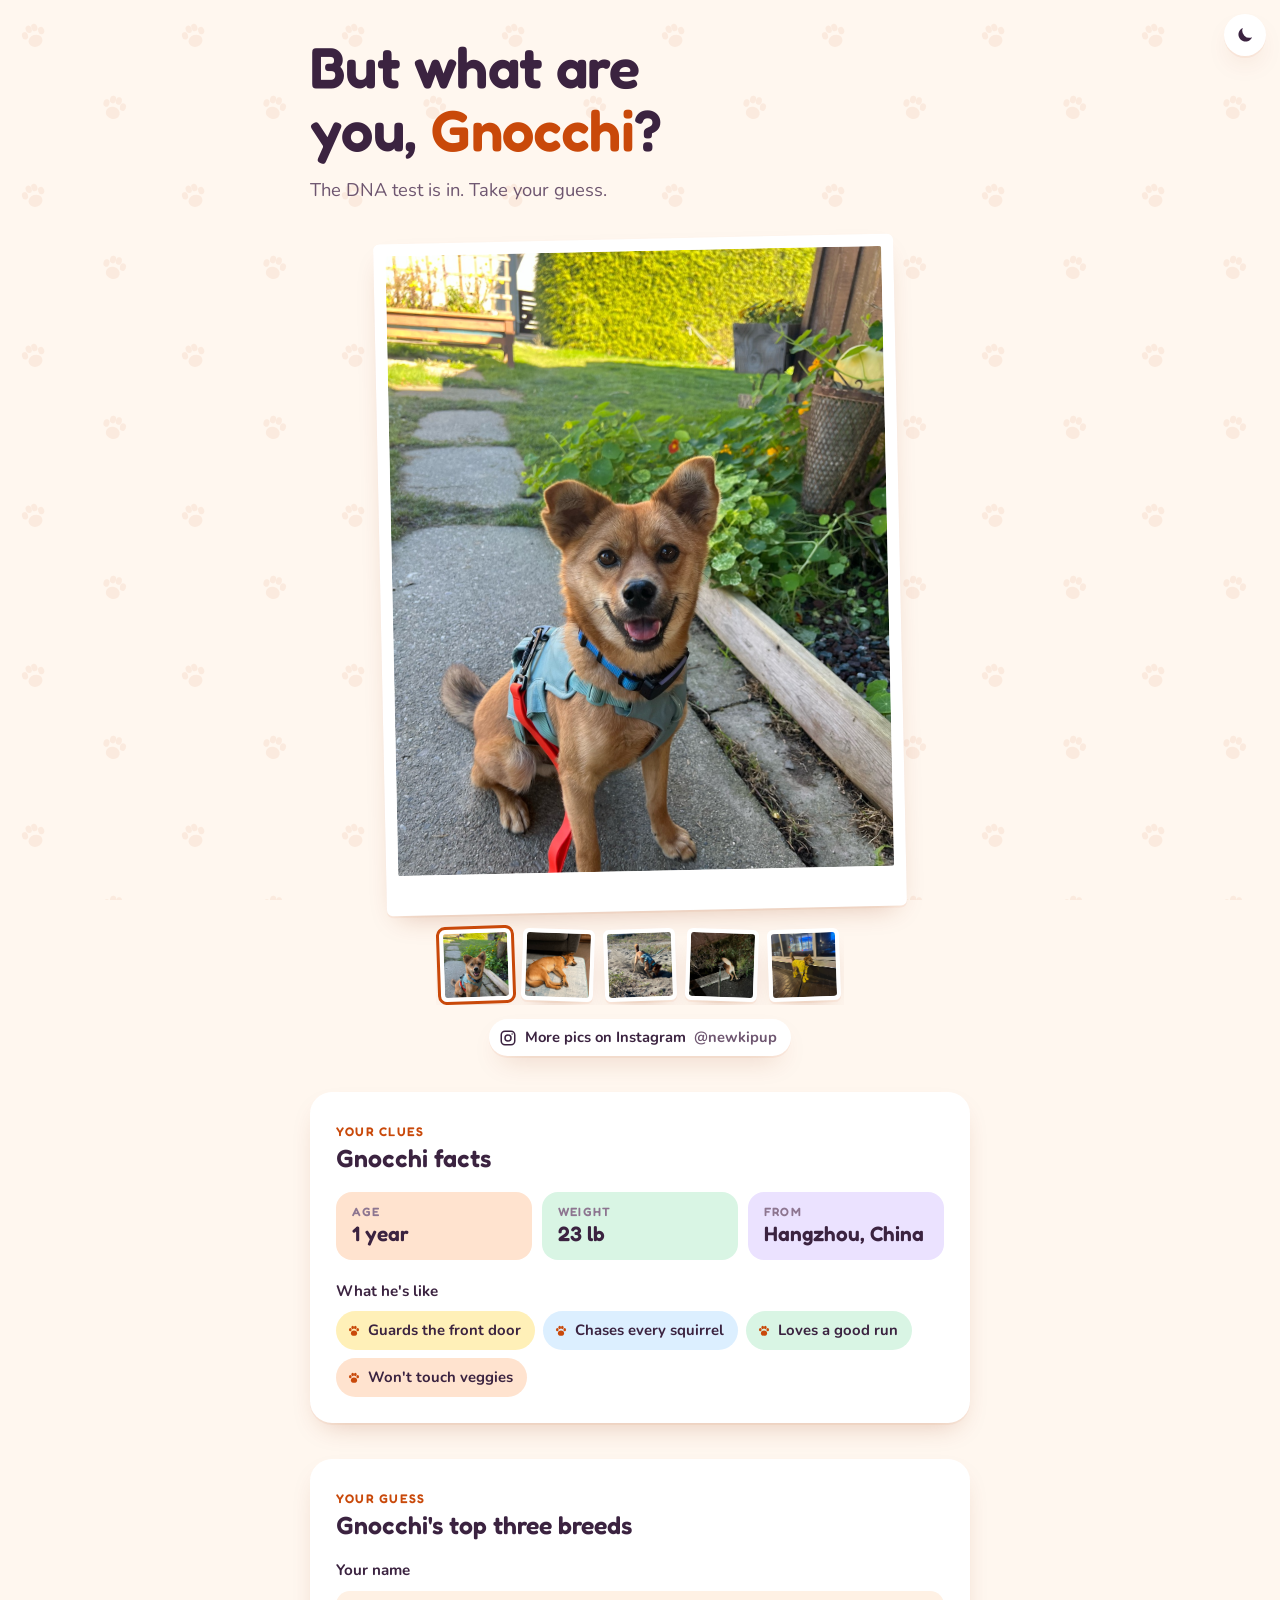
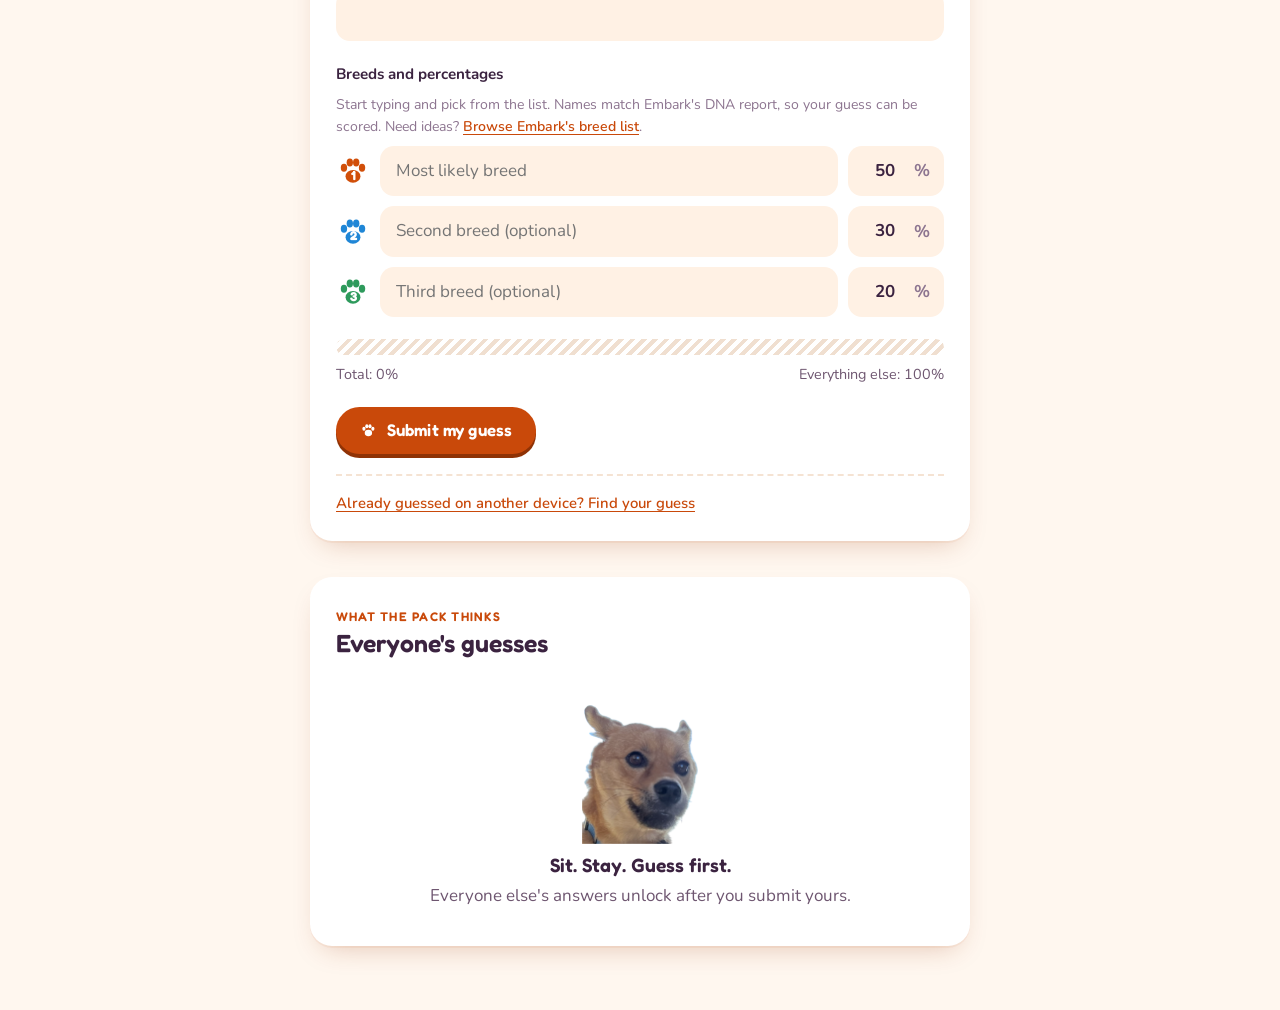
<file: index.html>
<!doctype html>
<html lang="en">
<head>
  <meta charset="utf-8">
  <meta name="viewport" content="width=device-width, initial-scale=1, viewport-fit=cover">
  <title>But what are you, Gnocchi?</title>
  <meta name="description" content="The DNA test is in. Take your guess.">
  <meta property="og:type" content="website">
  <meta property="og:url" content="https://skylarljy.github.io/newk-breed-reveal/">
  <meta property="og:title" content="But what are you, Gnocchi?">
  <meta property="og:description" content="The DNA test is in. Take your guess.">
  <meta property="og:image" content="https://skylarljy.github.io/newk-breed-reveal/img/share-preview.jpg">
  <meta property="og:image:width" content="1200">
  <meta property="og:image:height" content="628">
  <meta property="og:image:alt" content="Gnocchi digging in the sand at the beach">
  <meta name="twitter:card" content="summary_large_image">
  <link rel="icon" type="image/png" sizes="32x32" href="icons/favicon-32.png">
  <link rel="icon" type="image/png" sizes="192x192" href="icons/icon-192.png">
  <link rel="apple-touch-icon" href="icons/apple-touch-icon.png">
  <script src="js/theme.js?v=1"></script>
  <link rel="preconnect" href="https://fonts.googleapis.com">
  <link rel="preconnect" href="https://fonts.gstatic.com" crossorigin>
  <link rel="stylesheet" href="https://fonts.googleapis.com/css2?family=Fredoka:wght@500;600&family=Nunito:wght@400;600;700&display=swap">
  <link rel="stylesheet" href="styles.css?v=12">
</head>
<body>
  <svg width="0" height="0" style="position:absolute" aria-hidden="true">
    <symbol id="paw" viewBox="0 0 32 32">
      <ellipse cx="16" cy="21" rx="7" ry="6"/><ellipse cx="7.5" cy="13" rx="3" ry="3.8"/>
      <ellipse cx="13" cy="8" rx="3" ry="3.8"/><ellipse cx="19" cy="8" rx="3" ry="3.8"/>
      <ellipse cx="24.5" cy="13" rx="3" ry="3.8"/>
    </symbol>
  </svg>

  <button class="theme-toggle" id="theme-toggle" type="button" aria-label="Switch color theme"></button>

  <main class="wrap">
    <header class="head">
      <h1>But what are you, <em>Gnocchi</em>?</h1>
      <p class="subtitle">The DNA test is in. Take your guess.</p>
    </header>

    <section class="gallery" id="gallery" aria-label="Photos of Gnocchi">
      <a class="ig" href="https://www.instagram.com/newkipup/" target="_blank" rel="noopener">
        <svg viewBox="0 0 24 24" fill="none" stroke="currentColor" stroke-width="2" aria-hidden="true"><rect x="3" y="3" width="18" height="18" rx="5"/><circle cx="12" cy="12" r="4"/><circle cx="17.5" cy="6.5" r="1" fill="currentColor" stroke="none"/></svg>
        More pics on Instagram <span class="muted">@newkipup</span>
      </a>
    </section>

    <section class="card meet" aria-labelledby="meet-title">
      <div>
        <span class="eyebrow">Your clues</span>
        <h2 id="meet-title">Gnocchi facts</h2>
      </div>
      <dl class="facts">
        <div><dt>Age</dt><dd>1 year</dd></div>
        <div><dt>Weight</dt><dd>23 lb</dd></div>
        <div><dt>From</dt><dd>Hangzhou, China</dd></div>
      </dl>
      <div class="field">
        <span class="label">What he's like</span>
        <ul class="traits">
          <li>Guards the front door</li>
          <li>Chases every squirrel</li>
          <li>Loves a good run</li>
          <li>Won't touch veggies</li>
        </ul>
      </div>
    </section>

    <section class="card" id="guess-card" aria-labelledby="guess-title">
      <div>
        <span class="eyebrow">Your guess</span>
        <h2 id="guess-title">Gnocchi's top three breeds</h2>
      </div>

      <form id="guess-form" novalidate>
        <div class="rows" style="gap:22px">
          <div class="field">
            <label for="name">Your name</label>
            <input type="text" id="name" maxlength="40" autocomplete="given-name">
          </div>

          <div class="field">
            <span class="label">Breeds and percentages</span>
            <p class="hint">Start typing and pick from the list. Names match Embark's DNA report, so your guess can be scored. Need ideas? <a href="https://embarkvet.com/dog-breeds-list/" target="_blank" rel="noopener">Browse Embark's breed list</a>.</p>
            <div class="rows" id="breed-rows"></div>
          </div>

          <div class="field">
            <div class="comp" id="preview"></div>
            <div class="total"><span id="total-text"></span><span id="rest-text"></span></div>
          </div>

          <p class="error" id="form-error" role="alert"></p>

          <div class="actions">
            <button class="btn" type="submit" id="submit"><svg class="paw" aria-hidden="true"><use href="#paw"/></svg><span>Submit my guess</span></button>
          </div>
        </div>
      </form>

      <div class="find" id="find-area">
        <button class="linkish" type="button" id="find-toggle" aria-controls="find-box">Already guessed on another device? Find your guess</button>
        <div id="find-box" hidden>
          <form class="find-form" id="find-form" novalidate>
            <label for="find-name">Name you guessed under</label>
            <div class="find-row">
              <input type="text" id="find-name" maxlength="40" autocomplete="given-name">
              <button class="btn ghost" type="submit">Find</button>
            </div>
            <p class="muted find-msg" id="find-msg" role="status"></p>
          </form>
        </div>
      </div>

      <div class="done" id="done" hidden>
        <div class="done-head">
          <img class="pounce" src="img/gnocchi-pounce.png" alt="" width="112" height="128">
          <p class="check" id="done-title">Good guess! It's locked in.</p>
        </div>
        <div id="my-guess"></div>

        <div class="rsvp" id="rsvp">
          <div>
            <span class="eyebrow">You're invited</span>
            <h3>Want to come to the breed reveal party?</h3>
            <p class="muted">Details to come. Let me know if you're in and I'll send them your way.</p>
          </div>
          <form id="rsvp-form" novalidate>
            <div class="rsvp-choices" role="radiogroup" aria-label="Are you coming?">
              <label class="choice"><input type="radio" name="rsvp-answer" id="rsvp-yes" value="yes"><span>I'm in!</span></label>
              <label class="choice"><input type="radio" name="rsvp-answer" id="rsvp-maybe" value="maybe"><span>Maybe</span></label>
              <label class="choice"><input type="radio" name="rsvp-answer" id="rsvp-no" value="no"><span>Can't make it</span></label>
            </div>
            <div class="field" id="rsvp-contact-field" hidden>
              <label for="rsvp-contact">Best way to reach you</label>
              <input type="text" id="rsvp-contact" maxlength="100" autocomplete="off" placeholder="Whatever works best for you">
            </div>
            <p class="error" id="rsvp-error" role="alert"></p>
            <div class="actions">
              <button class="btn" type="submit" id="rsvp-submit"><span>Send RSVP</span></button>
            </div>
          </form>
          <div class="rsvp-done" id="rsvp-done" hidden>
            <p class="check" id="rsvp-done-text"></p>
            <button class="linkish" type="button" id="rsvp-change">Change my RSVP</button>
          </div>
        </div>

        <div class="actions">
          <button class="btn ghost" type="button" id="again">Submit another guess</button>
        </div>
      </div>
    </section>

    <section class="card stats" id="stats" aria-labelledby="stats-title">
      <div class="stats-head">
        <div>
          <span class="eyebrow">What the pack thinks</span>
          <h2 id="stats-title">Everyone's guesses</h2>
        </div>
        <button class="btn ghost" type="button" id="refresh">Refresh</button>
      </div>
      <div id="stats-body">
        <div class="locked">
          <img class="side-eye" src="img/gnocchi-side-eye.png" alt="Gnocchi giving a suspicious side-eye" width="116" height="140">
          <strong>Sit. Stay. Guess first.</strong>
          <span>Everyone else's answers unlock after you submit yours.</span>
        </div>
      </div>
    </section>
  </main>

  <script src="js/breeds.js?v=6"></script>
  <script src="js/picker.js?v=6"></script>
  <script src="js/data.js?v=7"></script>
  <script src="js/common.js?v=7"></script>
  <script src="js/app.js?v=7"></script>
</body>
</html>
</file>
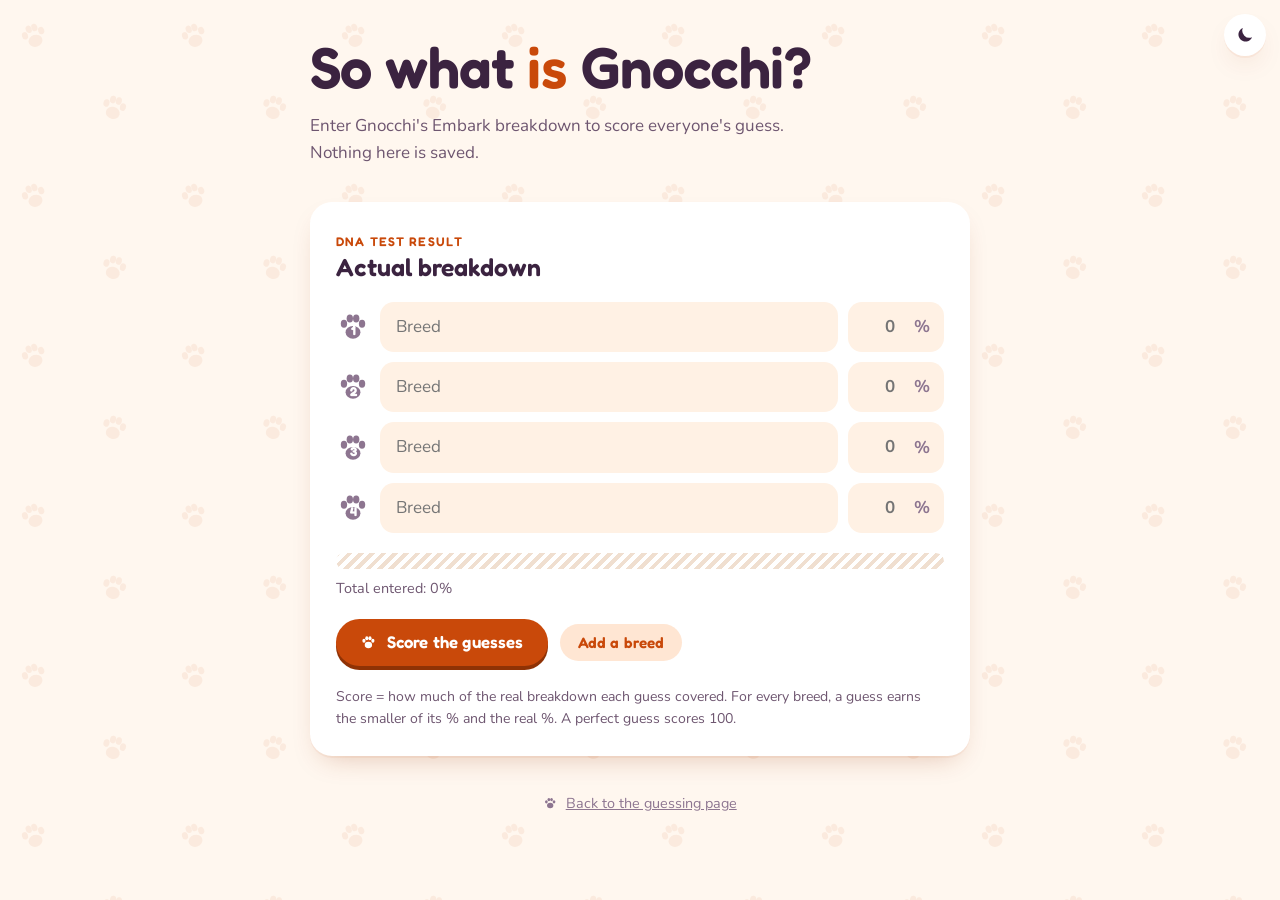
<file: reveal.html>
<!doctype html>
<html lang="en">
<head>
  <meta charset="utf-8">
  <meta name="viewport" content="width=device-width, initial-scale=1, viewport-fit=cover">
  <meta name="robots" content="noindex">
  <title>Gnocchi Reveal</title>
  <link rel="icon" type="image/png" sizes="32x32" href="icons/favicon-32.png">
  <link rel="icon" type="image/png" sizes="192x192" href="icons/icon-192.png">
  <link rel="apple-touch-icon" href="icons/apple-touch-icon.png">
  <script src="js/theme.js?v=1"></script>
  <link rel="preconnect" href="https://fonts.googleapis.com">
  <link rel="preconnect" href="https://fonts.gstatic.com" crossorigin>
  <link rel="stylesheet" href="https://fonts.googleapis.com/css2?family=Fredoka:wght@500;600&family=Nunito:wght@400;600;700&display=swap">
  <link rel="stylesheet" href="styles.css?v=11">
</head>
<body>
  <svg width="0" height="0" style="position:absolute" aria-hidden="true">
    <symbol id="paw" viewBox="0 0 32 32">
      <ellipse cx="16" cy="21" rx="7" ry="6"/><ellipse cx="7.5" cy="13" rx="3" ry="3.8"/>
      <ellipse cx="13" cy="8" rx="3" ry="3.8"/><ellipse cx="19" cy="8" rx="3" ry="3.8"/>
      <ellipse cx="24.5" cy="13" rx="3" ry="3.8"/>
    </symbol>
  </svg>
  <button class="theme-toggle" id="theme-toggle" type="button" aria-label="Switch color theme"></button>

  <main class="wrap">
    <header class="head">
      <h1>So what <em>is</em> Gnocchi?</h1>
      <p>Enter Gnocchi's Embark breakdown to score everyone's guess. Nothing here is saved.</p>
    </header>

    <section class="card" aria-labelledby="actual-title">
      <div>
        <span class="eyebrow">DNA test result</span>
        <h2 id="actual-title">Actual breakdown</h2>
      </div>
      <div class="rows" id="actual-rows"></div>
      <div class="field">
        <div class="comp" id="actual-preview"></div>
        <div class="total"><span id="actual-total"></span></div>
      </div>
      <div class="actions">
        <button class="btn" type="button" id="score"><svg class="paw" aria-hidden="true"><use href="#paw"/></svg><span>Score the guesses</span></button>
        <button class="btn ghost" type="button" id="add-row">Add a breed</button>
      </div>
      <p class="muted" style="font-size:.88rem">Score = how much of the real breakdown each guess covered. For every breed, a guess earns the smaller of its % and the real %. A perfect guess scores 100.</p>
    </section>

    <section class="card" id="board-card" hidden aria-labelledby="board-title">
      <div class="stats-head">
        <div>
          <span class="eyebrow">Who knew Gnocchi best</span>
          <h2 id="board-title">Best in show</h2>
        </div>
        <span class="muted" id="board-count"></span>
      </div>
      <ol class="board" id="board"></ol>
    </section>

    <p class="foot"><svg class="paw" aria-hidden="true"><use href="#paw"/></svg><a href="index.html">Back to the guessing page</a></p>
  </main>

  <script src="js/breeds.js?v=7"></script>
  <script src="js/picker.js?v=7"></script>
  <script src="js/data.js?v=7"></script>
  <script src="js/common.js?v=7"></script>
  <script src="js/reveal.js?v=7"></script>
</body>
</html>
</file>
<file: styles.css>
/* Layout: one column like a puppy scrapbook page (palette from his yellow raincoat and blue collar) — a polaroid of Gnocchi, the guess card, then the pack's results. */
:root {
  --bg: #fff7ef;            /* peachy warm white */
  --well: #fff1e4;          /* inputs and tiles inside cards */
  --surface: #ffffff;
  --paper: #ffffff;         /* polaroid paper */
  --ink: #3b2340;           /* rainy-night charcoal */
  --ink-2: #6e5670;
  --ink-3: #8d7590;
  --line: #f5e3d3;
  --accent: #c9490a;        /* tangerine: buttons, links */
  --accent-press: #8f3205;
  --accent-ink: #ffffff;
  --accent-soft: #ffe6d3;
  --bone: #ffd23f;          /* sunny yellow: winner highlight */
  --bone-ink: #3b2340;
  --seg-1: #d14f0a;
  --seg-2: #1f86d6;
  --seg-3: #2e9a5c;
  --seg-rest: #f0dfd0;
  --danger: #b4392f;
  --good: #2c7a3f;
  --shadow: 0 2px 0 rgba(201, 73, 10, 0.06), 0 12px 28px -12px rgba(143, 50, 5, 0.28);
  --paw: rgba(201, 73, 10, 0.07);
  --candy-1: #ffe3cf;       /* peach */
  --candy-2: #d9f5e4;       /* mint */
  --candy-3: #ebe2ff;       /* lilac */
  --candy-4: #dcefff;       /* sky */
  --candy-5: #fff0b8;       /* butter */

  --font-display: "Fredoka", "Avenir Next Rounded", "Arial Rounded MT Bold", system-ui, sans-serif;
  --font-body: "Nunito", "Avenir Next", system-ui, -apple-system, "Segoe UI", sans-serif;

  --r: 22px;
  color-scheme: light;
}
@media (prefers-color-scheme: dark) {
  :root:not([data-theme="light"]) {
    --bg: #1b1713;
    --surface: #262019;
    --well: #1e1915;
    --paper: #f6f0e2;
    --ink: #f6efe4;
    --ink-2: #c9bba8;
    --ink-3: #978a7a;
    --line: #3a3128;
    --accent: #f5c84a;
    --accent-press: #b48a1c;
    --accent-ink: #1d1a08;
    --accent-soft: #3a3022;
    --bone: #f5c84a;
    --bone-ink: #1d1a08;
    --seg-1: #5b8cf0;
    --seg-2: #d27a2e;
    --seg-3: #c7609f;
    --seg-rest: #3d342a;
    --danger: #ef7a6e;
    --good: #6cc183;
    --shadow: 0 10px 30px -12px rgba(0, 0, 0, 0.6);
    --paw: rgba(245, 200, 74, 0.05);
    --candy-1: #2e271f;
    --candy-2: #2e271f;
    --candy-3: #2e271f;
    --candy-4: #2e271f;
    --candy-5: #2e271f;
    color-scheme: dark;
  }
}
:root[data-theme="dark"] {
  --bg: #1b1713;
  --surface: #262019;
  --well: #1e1915;
  --paper: #f6f0e2;
  --ink: #f6efe4;
  --ink-2: #c9bba8;
  --ink-3: #978a7a;
  --line: #3a3128;
  --accent: #f5c84a;
  --accent-press: #b48a1c;
  --accent-ink: #1d1a08;
  --accent-soft: #3a3022;
  --bone: #f5c84a;
  --bone-ink: #1d1a08;
  --seg-1: #5b8cf0;
  --seg-2: #d27a2e;
  --seg-3: #c7609f;
  --seg-rest: #3d342a;
  --danger: #ef7a6e;
  --good: #6cc183;
  --shadow: 0 10px 30px -12px rgba(0, 0, 0, 0.6);
  --paw: rgba(245, 200, 74, 0.05);
  --candy-1: #2e271f;
  --candy-2: #2e271f;
  --candy-3: #2e271f;
  --candy-4: #2e271f;
  --candy-5: #2e271f;
  color-scheme: dark;
}

* { box-sizing: border-box; }
[hidden] { display: none !important; }
html { -webkit-text-size-adjust: 100%; }
body {
  margin: 0;
  background-color: var(--bg);
  color: var(--ink);
  font: 17px/1.55 var(--font-body);
  padding-left: max(16px, env(safe-area-inset-left, 0px));
  padding-right: max(16px, env(safe-area-inset-right, 0px));
  position: relative;
}
/* A faint trail of paw prints behind everything */
body::before {
  content: ""; position: fixed; inset: 0; z-index: -1; pointer-events: none;
  background-color: var(--paw);
  -webkit-mask: url("data:image/svg+xml,%3Csvg xmlns='http://www.w3.org/2000/svg' width='160' height='160' viewBox='0 0 160 160'%3E%3Cg transform='translate(18 20) rotate(-18 16 16)'%3E%3Cellipse cx='16' cy='21' rx='7' ry='6'/%3E%3Cellipse cx='7.5' cy='13' rx='3' ry='3.8'/%3E%3Cellipse cx='13' cy='8' rx='3' ry='3.8'/%3E%3Cellipse cx='19' cy='8' rx='3' ry='3.8'/%3E%3Cellipse cx='24.5' cy='13' rx='3' ry='3.8'/%3E%3C/g%3E%3Cg transform='translate(98 92) rotate(14 16 16)'%3E%3Cellipse cx='16' cy='21' rx='7' ry='6'/%3E%3Cellipse cx='7.5' cy='13' rx='3' ry='3.8'/%3E%3Cellipse cx='13' cy='8' rx='3' ry='3.8'/%3E%3Cellipse cx='19' cy='8' rx='3' ry='3.8'/%3E%3Cellipse cx='24.5' cy='13' rx='3' ry='3.8'/%3E%3C/g%3E%3C/svg%3E") 0 0 / 160px 160px repeat;
          mask: url("data:image/svg+xml,%3Csvg xmlns='http://www.w3.org/2000/svg' width='160' height='160' viewBox='0 0 160 160'%3E%3Cg transform='translate(18 20) rotate(-18 16 16)'%3E%3Cellipse cx='16' cy='21' rx='7' ry='6'/%3E%3Cellipse cx='7.5' cy='13' rx='3' ry='3.8'/%3E%3Cellipse cx='13' cy='8' rx='3' ry='3.8'/%3E%3Cellipse cx='19' cy='8' rx='3' ry='3.8'/%3E%3Cellipse cx='24.5' cy='13' rx='3' ry='3.8'/%3E%3C/g%3E%3Cg transform='translate(98 92) rotate(14 16 16)'%3E%3Cellipse cx='16' cy='21' rx='7' ry='6'/%3E%3Cellipse cx='7.5' cy='13' rx='3' ry='3.8'/%3E%3Cellipse cx='13' cy='8' rx='3' ry='3.8'/%3E%3Cellipse cx='19' cy='8' rx='3' ry='3.8'/%3E%3Cellipse cx='24.5' cy='13' rx='3' ry='3.8'/%3E%3C/g%3E%3C/svg%3E") 0 0 / 160px 160px repeat;
}
img { max-width: 100%; display: block; }
h1, h2, h3 { font-family: var(--font-display); line-height: 1.1; margin: 0; text-wrap: balance; font-weight: 600; }
h1 { font-size: clamp(2.4rem, 8vw, 3.6rem); letter-spacing: -0.01em; }
h2 { font-size: 1.55rem; }
h3 { font-size: 1.15rem; }
p { margin: 0; }
.num { font-variant-numeric: tabular-nums; font-weight: 700; }
.eyebrow {
  font: 600 0.78rem/1 var(--font-display);
  letter-spacing: 0.1em; text-transform: uppercase; color: var(--accent);
}
.muted { color: var(--ink-2); }
.paw { width: 1em; height: 1em; fill: currentColor; flex: none; }

.wrap {
  max-width: 660px; margin: 0 auto;
  padding-block: 36px 64px;
  display: flex; flex-direction: column; gap: 36px;
}

/* Header */
.head { display: flex; flex-direction: column; gap: 14px; }
.head h1 em { font-style: normal; color: var(--accent); }
.head p { max-width: 52ch; color: var(--ink-2); }
.head .subtitle { font-size: 1.15rem; line-height: 1.45; text-wrap: pretty; }
.ig {
  display: inline-flex; align-items: center; gap: 8px;
  color: var(--ink); text-decoration: none; font-weight: 700; font-size: 0.92rem;
  padding: 7px 14px 7px 10px; border-radius: 999px; background: var(--surface); box-shadow: var(--shadow);
}
.ig svg { width: 18px; height: 18px; }
.ig:hover { color: var(--accent); }

/* Polaroid of Gnocchi */
.gallery { display: flex; flex-direction: column; gap: 14px; align-items: center; }
.polaroid {
  margin: 0; width: 100%; max-width: 520px;
  background: var(--paper); padding: 12px 12px 40px; border-radius: 6px;
  box-shadow: var(--shadow); transform: rotate(-1.2deg);
}
.polaroid img {
  width: 100%; aspect-ratio: 4 / 5; max-height: 74vh; object-fit: cover; border-radius: 2px; background: var(--line);
}
.thumbs { display: flex; gap: 10px; overflow-x: auto; padding: 4px; max-width: 100%; }
.thumbs button {
  flex: 0 0 auto; padding: 4px; border: 0; border-radius: 6px; background: var(--paper);
  box-shadow: var(--shadow); cursor: pointer; outline-offset: 3px;
}
.thumbs button:nth-child(odd) { transform: rotate(-2deg); }
.thumbs button:nth-child(even) { transform: rotate(2deg); }
.thumbs button[aria-current="true"] { box-shadow: 0 0 0 3px var(--accent), var(--shadow); }
.thumbs img { width: 64px; height: 64px; object-fit: cover; border-radius: 3px; }

/* Card */
.card {
  background: var(--surface); border-radius: var(--r); box-shadow: var(--shadow);
  padding: 26px; display: flex; flex-direction: column; gap: 20px;
}
@media (max-width: 480px) { .card { padding: 20px 16px; } }

/* Meet Gnocchi */
.facts { display: grid; grid-template-columns: repeat(3, 1fr); gap: 10px; margin: 0; }
.facts div { display: flex; flex-direction: column; gap: 4px; padding: 14px 16px; border-radius: 16px; background: var(--well); min-width: 0; }
.facts dt { font: 600 0.75rem/1 var(--font-display); letter-spacing: 0.1em; text-transform: uppercase; color: var(--ink-3); }
.facts dd { margin: 0; font: 600 1.3rem/1.15 var(--font-display); overflow-wrap: anywhere; }
@media (max-width: 480px) {
  .facts { grid-template-columns: 1fr 1fr; }
  .facts div:last-child { grid-column: 1 / -1; }
}
.traits { list-style: none; margin: 0; padding: 0; display: flex; flex-wrap: wrap; gap: 8px; }
.traits li {
  display: inline-flex; align-items: center; gap: 7px;
  padding: 8px 14px 8px 11px; border-radius: 999px; background: var(--accent-soft);
  font-weight: 700; font-size: 0.93rem;
}
.traits li::before {
  content: ""; width: 14px; height: 14px; flex: none; background: var(--accent);
  -webkit-mask: url("data:image/svg+xml,%3Csvg xmlns='http://www.w3.org/2000/svg' viewBox='0 0 32 32'%3E%3Cellipse cx='16' cy='21' rx='7' ry='6'/%3E%3Cellipse cx='7.5' cy='13' rx='3' ry='3.8'/%3E%3Cellipse cx='13' cy='8' rx='3' ry='3.8'/%3E%3Cellipse cx='19' cy='8' rx='3' ry='3.8'/%3E%3Cellipse cx='24.5' cy='13' rx='3' ry='3.8'/%3E%3C/svg%3E") center / contain no-repeat;
          mask: url("data:image/svg+xml,%3Csvg xmlns='http://www.w3.org/2000/svg' viewBox='0 0 32 32'%3E%3Cellipse cx='16' cy='21' rx='7' ry='6'/%3E%3Cellipse cx='7.5' cy='13' rx='3' ry='3.8'/%3E%3Cellipse cx='13' cy='8' rx='3' ry='3.8'/%3E%3Cellipse cx='19' cy='8' rx='3' ry='3.8'/%3E%3Cellipse cx='24.5' cy='13' rx='3' ry='3.8'/%3E%3C/svg%3E") center / contain no-repeat;
}

.facts div:nth-child(1) { background: var(--candy-1); }
.facts div:nth-child(2) { background: var(--candy-2); }
.facts div:nth-child(3) { background: var(--candy-3); }
.traits li:nth-child(5n+1) { background: var(--candy-5); }
.traits li:nth-child(5n+2) { background: var(--candy-4); }
.traits li:nth-child(5n+3) { background: var(--candy-2); }
.traits li:nth-child(5n+4) { background: var(--candy-1); }
.traits li:nth-child(5n+5) { background: var(--candy-3); }

/* RSVP for the reveal party */
.rsvp {
  display: flex; flex-direction: column; gap: 16px;
  padding: 20px; border-radius: 18px; background: var(--candy-1);
  border: 2px dashed color-mix(in srgb, var(--accent) 35%, transparent);
}
.rsvp h3 { margin-top: 6px; font-size: 1.25rem; }
.rsvp .muted { margin-top: 6px; font-size: 0.95rem; }
#rsvp-form { display: flex; flex-direction: column; gap: 14px; }
.rsvp input[type="text"] { background: var(--surface); }
.rsvp-choices { display: flex; flex-wrap: wrap; gap: 8px; }
.choice { position: relative; cursor: pointer; }
.choice input { position: absolute; opacity: 0; inset: 0; margin: 0; cursor: pointer; }
.choice span {
  display: inline-block; padding: 10px 16px; border-radius: 999px;
  background: var(--surface); border: 2px solid var(--line);
  font: 600 0.98rem/1 var(--font-display);
}
.choice input:checked + span { background: var(--accent); border-color: var(--accent); color: var(--accent-ink); }
.choice input:focus-visible + span { outline: 3px solid color-mix(in srgb, var(--accent) 50%, transparent); outline-offset: 2px; }
.rsvp-done { display: flex; flex-direction: column; gap: 8px; }
.rsvp-done .check { font-size: 1.1rem; }

/* Light/dark toggle */
.theme-toggle {
  position: fixed; z-index: 30;
  top: calc(env(safe-area-inset-top, 0px) + 14px);
  right: max(14px, calc(env(safe-area-inset-right, 0px) + 14px));
  width: 42px; height: 42px; display: grid; place-items: center;
  border: 0; border-radius: 50%; cursor: pointer;
  background: var(--surface); color: var(--ink); box-shadow: var(--shadow);
}
.theme-toggle:hover { color: var(--accent); }
.theme-toggle svg { width: 20px; height: 20px; }

/* Form */
label, .label { font-weight: 700; font-size: 0.95rem; }
.field { display: flex; flex-direction: column; gap: 8px; }
.hint { font-size: 0.88rem; color: var(--ink-3); }
.hint a { color: var(--accent); text-underline-offset: 3px; font-weight: 600; }
input[type="text"], input[type="number"] {
  font: inherit; color: var(--ink); background: var(--well);
  border: 2px solid transparent; border-radius: 14px; padding: 10px 14px; width: 100%; min-width: 0;
}
input:focus { border-color: var(--accent); outline: none; background: var(--surface); }
input:focus-visible, button:focus-visible, a:focus-visible {
  outline: 3px solid color-mix(in srgb, var(--accent) 50%, transparent); outline-offset: 2px;
}
input:focus-visible { outline: none; }
.rows { display: flex; flex-direction: column; gap: 10px; }
.row { display: grid; grid-template-columns: 34px 1fr 96px; gap: 10px; align-items: center; }
.row .dot {                    /* numbered paw print */
  position: relative; width: 34px; height: 34px; font-size: 34px; display: grid; place-items: center;
}
.row .dot svg { position: absolute; inset: 0; width: 100%; height: 100%; }
.row .dot b { position: relative; top: 5px; font: 700 0.8rem/1 var(--font-display); color: #fff; }
.pct { position: relative; }
.pct input { padding-right: 32px; text-align: right; font-variant-numeric: tabular-nums; font-weight: 700; }
.pct span { position: absolute; right: 14px; top: 50%; transform: translateY(-50%); color: var(--ink-3); pointer-events: none; font-weight: 700; }

.comp { display: flex; height: 16px; border-radius: 999px; overflow: hidden; gap: 3px; background: var(--surface); }
.comp .seg { flex-grow: 0; flex-shrink: 0; min-width: 0; }
.comp .seg:first-child { border-radius: 999px 0 0 999px; }
.comp .seg:last-child { border-radius: 0 999px 999px 0; }
.comp .seg:only-child { border-radius: 999px; }
.comp .seg.rest { background: repeating-linear-gradient(135deg, var(--seg-rest) 0 4px, transparent 4px 8px); }
.total { display: flex; justify-content: space-between; gap: 12px; font-size: 0.9rem; color: var(--ink-2); flex-wrap: wrap; }
.total .bad { color: var(--danger); font-weight: 700; }

.btn {
  display: inline-flex; align-items: center; gap: 10px;
  font: 600 1.05rem/1 var(--font-display); letter-spacing: 0.01em;
  border: 0; border-radius: 999px; cursor: pointer;
  padding: 15px 24px; background: var(--accent); color: var(--accent-ink);
  box-shadow: 0 4px 0 var(--accent-press);
  transition: transform 0.08s ease, box-shadow 0.08s ease;
}
.btn:active { transform: translateY(3px); box-shadow: 0 1px 0 var(--accent-press); }
.btn:disabled { opacity: 0.55; cursor: not-allowed; }
.btn.ghost { background: var(--accent-soft); color: var(--accent); box-shadow: none; padding: 11px 18px; font-size: 0.95rem; }
.btn.ghost:active { transform: translateY(1px); }
.actions { display: flex; gap: 12px; flex-wrap: wrap; align-items: center; }
.error { color: var(--danger); font-size: 0.95rem; font-weight: 600; }
.error:empty { display: none; }

.done { display: flex; flex-direction: column; gap: 14px; }
.done .check { font: 600 1.25rem/1.2 var(--font-display); color: var(--good); }
.done-head { display: flex; align-items: center; gap: 14px; }
.pounce { width: 112px; height: auto; flex: none; margin-block: -8px; }

/* Breed picker */
.picker { position: relative; min-width: 0; }
.picker.chosen input { background: var(--accent-soft); font-weight: 700; }
.picker-list {
  position: absolute; z-index: 20; left: 0; right: 0; top: calc(100% + 6px);
  margin: 0; padding: 6px; list-style: none;
  background: var(--surface); border: 1px solid var(--line); border-radius: 16px;
  box-shadow: 0 16px 36px -8px rgba(30, 20, 10, 0.3);
  max-height: 290px; overflow-y: auto;
}
.picker-list li { padding: 10px 12px; border-radius: 10px; cursor: pointer; }
.picker-list li.active, .picker-list li:hover { background: var(--accent-soft); }
.picker-list li.other { color: var(--ink-2); font-size: 0.92rem; border-top: 1px solid var(--line); border-radius: 0 0 10px 10px; }
.picker-list li.empty { color: var(--ink-3); font-size: 0.9rem; cursor: default; }
.picker-list li.empty:hover { background: none; }
.picker-note { display: block; font-size: 0.8rem; color: var(--ink-3); margin-top: 4px; }

/* Find your guess */
.find { display: flex; flex-direction: column; gap: 10px; border-top: 2px dashed var(--line); padding-top: 16px; }
.linkish {
  align-self: flex-start; background: none; border: 0; padding: 0; cursor: pointer;
  font: inherit; font-size: 0.93rem; font-weight: 600; color: var(--accent); text-decoration: underline; text-underline-offset: 3px;
}
.find-form { display: flex; flex-direction: column; gap: 8px; }
.find-row { display: flex; gap: 8px; }
.find-row input { flex: 1; }
.find-msg:empty { display: none; }

/* Stats */
.stats { display: flex; flex-direction: column; gap: 26px; }
.stats-head { display: flex; justify-content: space-between; align-items: flex-end; gap: 12px; flex-wrap: wrap; }
.tiles { display: grid; grid-template-columns: repeat(3, 1fr); gap: 10px; }
@media (max-width: 520px) { .tiles { grid-template-columns: 1fr 1fr; } .tiles .tile:last-child { grid-column: 1 / -1; } }
.tile { display: flex; flex-direction: column; gap: 6px; padding: 14px 16px; border-radius: 16px; background: var(--well); }
.tile .eyebrow { color: var(--ink-3); }
.tile .big { font: 600 1.7rem/1.1 var(--font-display); overflow-wrap: anywhere; font-variant-numeric: tabular-nums; }
.tile .big.small { font-size: 1.2rem; }

.bars { display: flex; flex-direction: column; gap: 14px; }
.bar-row { display: grid; grid-template-columns: minmax(0, 1fr) auto; gap: 4px 12px; align-items: baseline; }
.bar-row .name { font-weight: 700; overflow-wrap: anywhere; }
.bar-row .val { font-weight: 700; font-variant-numeric: tabular-nums; }
.bar-row .track { grid-column: 1 / -1; height: 12px; border-radius: 999px; background: var(--well); overflow: hidden; }
.bar-row .fill { height: 100%; background: var(--seg-1); border-radius: 999px; }
.bar-row .sub { grid-column: 1 / -1; font-size: 0.84rem; color: var(--ink-3); }

.feed { list-style: none; margin: 0; padding: 0; display: flex; flex-direction: column; }
.feed li { display: flex; flex-direction: column; gap: 8px; padding-block: 14px; border-top: 2px dashed var(--line); }
.feed li:first-child { border-top: 0; padding-top: 0; }
.feed .who { display: flex; justify-content: space-between; gap: 12px; }
.feed .who b { overflow-wrap: anywhere; }
.feed .picks { font-size: 0.92rem; color: var(--ink-2); }
.feed .picks .num { color: var(--ink); }

.locked { text-align: center; padding: 22px 16px 10px; color: var(--ink-2); display: flex; flex-direction: column; gap: 6px; align-items: center; }
.locked .side-eye { width: 116px; height: auto; margin-bottom: 4px; }
.locked strong { font: 600 1.2rem/1.2 var(--font-display); color: var(--ink); }

/* Reveal page */
.board { list-style: none; margin: 0; padding: 0; display: flex; flex-direction: column; gap: 10px; }
.board li { display: grid; grid-template-columns: 38px 1fr auto; gap: 12px; align-items: center; padding: 14px; border-radius: 16px; background: var(--well); }
.board .rank { font: 600 1.1rem/1 var(--font-display); color: var(--ink-3); text-align: center; }
.board li:first-child { background: var(--bone); color: var(--bone-ink); }
.board li:first-child .rank, .board li:first-child .picks { color: var(--bone-ink); }
.board .ribbon { font: 600 0.72rem/1 var(--font-display); letter-spacing: 0.08em; text-transform: uppercase; }
.board .score { font: 600 1.5rem/1 var(--font-display); font-variant-numeric: tabular-nums; }
.board .picks { font-size: 0.86rem; color: var(--ink-2); }

.foot { display: flex; justify-content: center; align-items: center; gap: 8px; font-size: 0.9rem; color: var(--ink-3); }
.foot a { color: inherit; }

@media (prefers-reduced-motion: no-preference) {
  .bar-row .fill, .comp .seg { transition: flex-basis 0.25s ease, width 0.4s ease; }
  .pounce { animation: pounce 0.6s cubic-bezier(.3,1.5,.6,1) both; }
  @keyframes pounce { from { transform: translate(-24px, 18px) rotate(-12deg); } to { transform: none; } }
}
</file>
